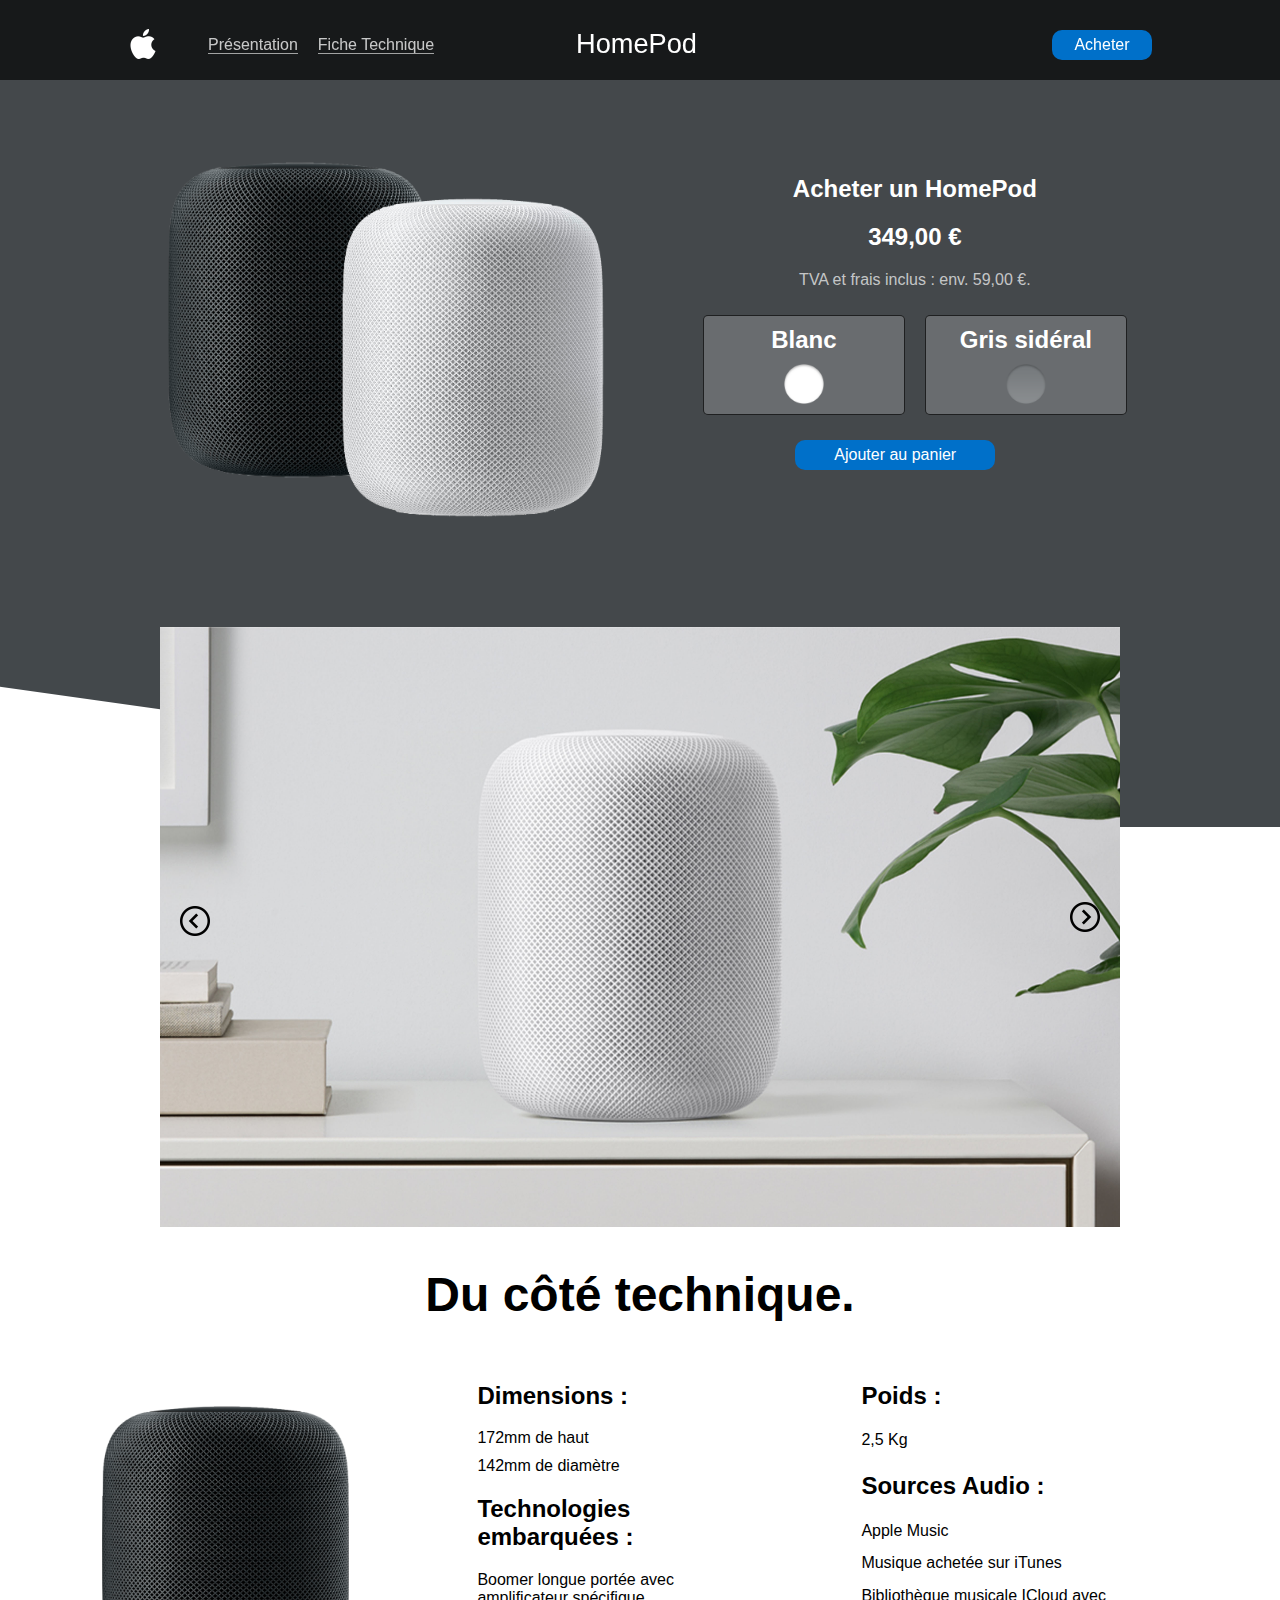
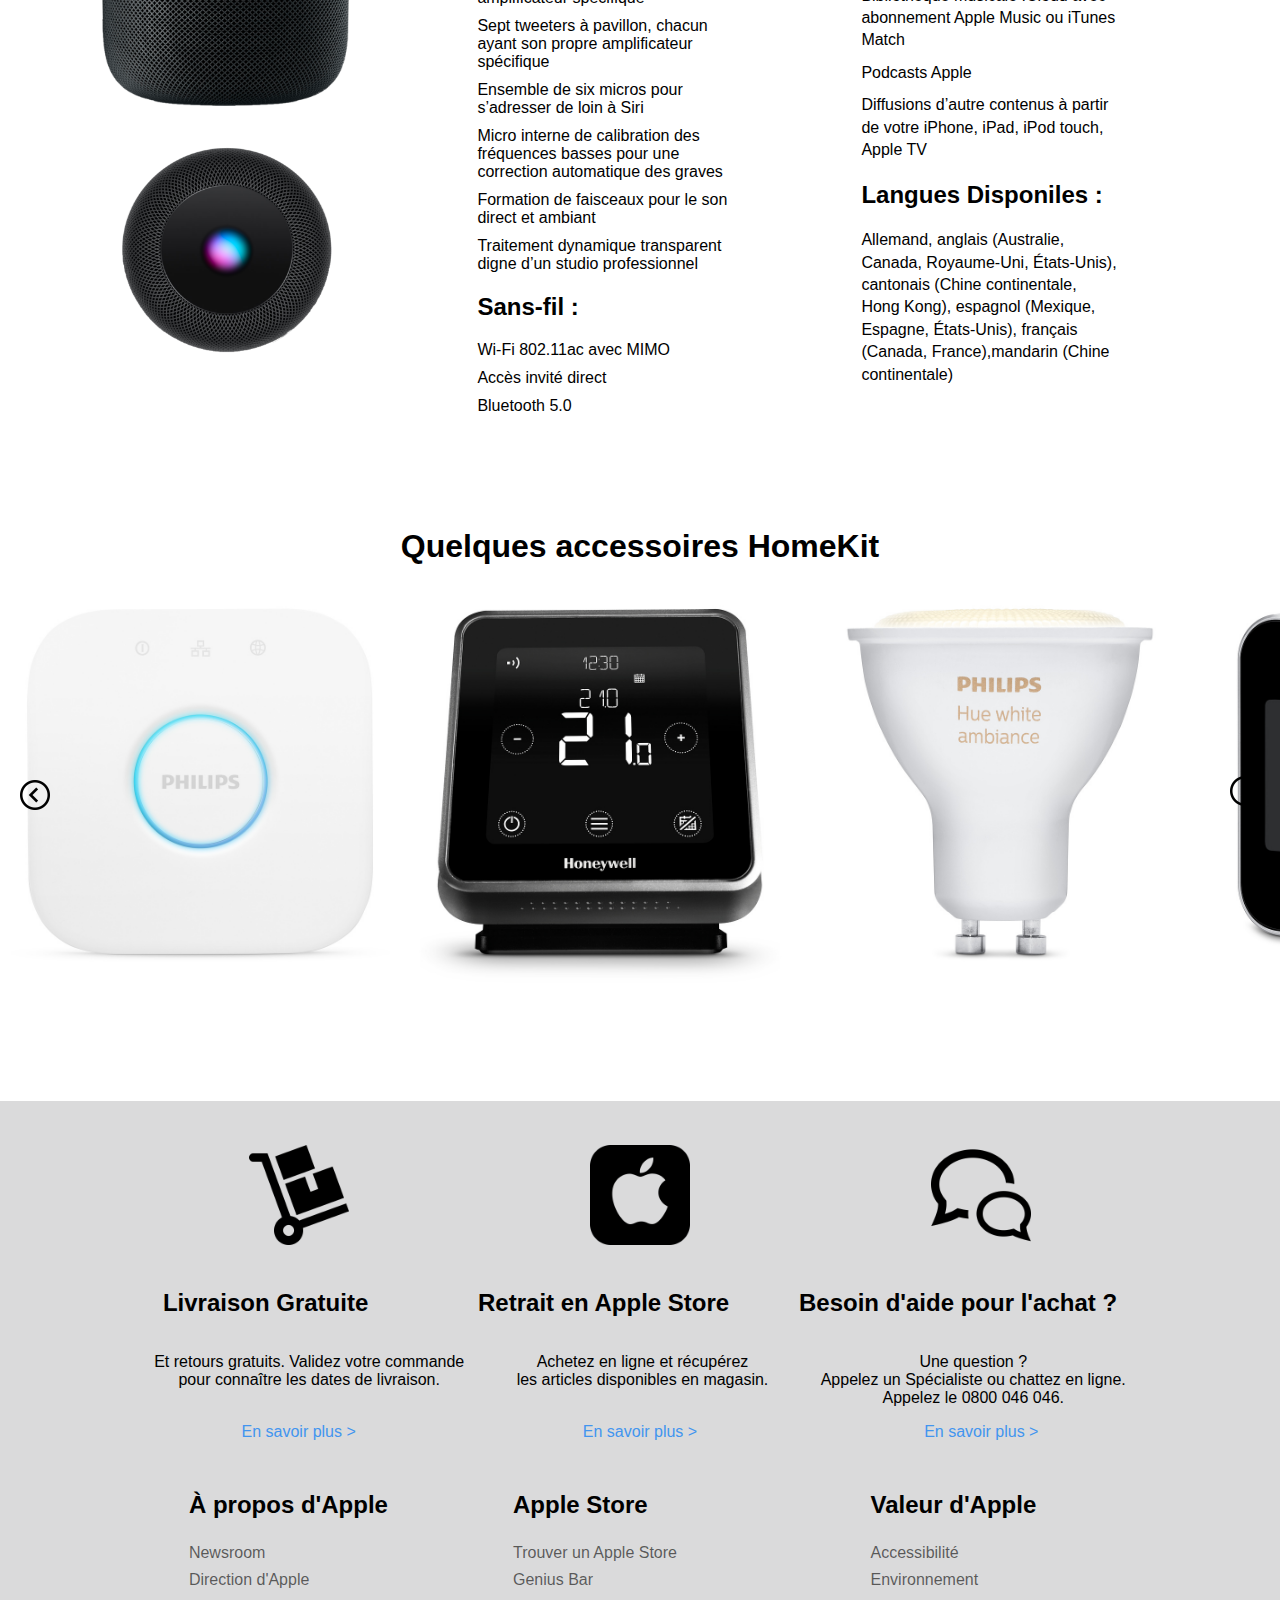
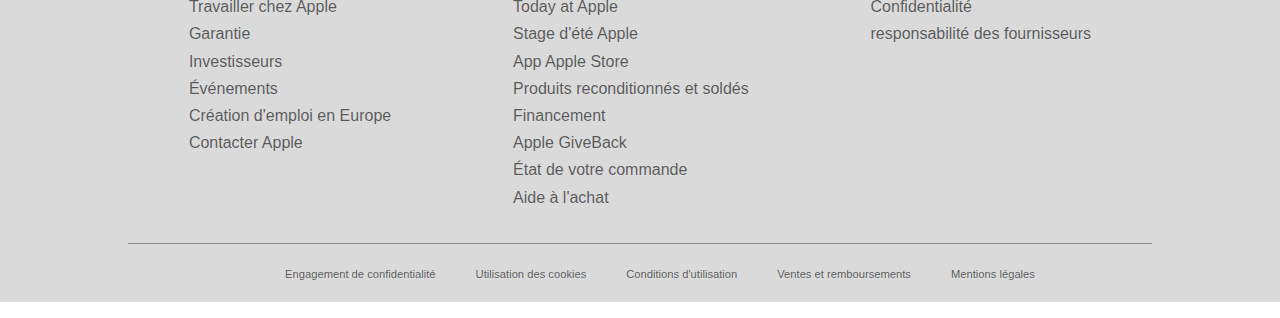
<file: pages/purchase.html>
<!DOCTYPE html>
<html lang="fr">
<head>
  <meta charset="utf-8">
  <title>HomePod</title>
  <meta name="description" content="Purchase the HomePod">
  <link rel="stylesheet" href="../styles/purchase.css">
  <link rel="icon" type="image/png" href="../images/logoApple.png"/>
</head>
<body>
  <header>
    <nav>
      <div id="nav_logo">
        <a href="../index.html" title="Accueil"><img src="../images/logoApple.png" class="logo" alt="logo_apple"></a>
        <ul>
          <li><a href="../index.html" title="Présentation">Présentation</a></li>
          <li><a href="technique.html" title="Fiche Technique">Fiche Technique</a></li>
        </ul>
        <a href="purchase.html" title="Top of the page" class="HomePod_title">HomePod</a>
      </div>
      <div class="purchase">
        <a href="pages/purchase.html" title="Page d'achat" >Acheter</a>
      </div>
    </nav>
  </header>
  <main>
    <div class="presentation_homepod_purchase">
      <div class="images_homepod">
        <img src="../images/homepod_black&white.png" alt="HomePod in black & white">
      </div>
      <div class="purchase_infos">
        <h2 id="first_h2">Acheter un HomePod</h2>
        <h2 id="scnd_h2">349,00 €</h2>
        <p>
          TVA et frais inclus : env. 59,00 €.
        </p>
        <div class="selection_purchase">
          <div class="choose_color">
            <h2>Blanc</h2>
            <img src="../images/homepod_finish_white.png" alt="choose white">
          </div>
          <div class="choose_color">
            <h2 class="choose_spacegray">Gris sidéral</h2>
            <img src="../images/homepod_finish_spacegray.png" alt="choose spacegray">
          </div>
        </div>
        <div class="panier">
          <a href="https://www.apple.com/fr/shop/bag#" title="panier" >Ajouter au panier</a>
        </div>
      </div>
    </div>
    <div class="deco"><img src="../images/backgroundspacegray.jpg" alt="background"></div>
    <div class="slider">
      <div class="sliderContainer" style="left:0">
        <img src="../images/homepod_slider_43.jpeg" alt="HomePod">
        <img src="../images/visuel-homepod-news.jpg" alt="HomePod">
        <img src="../images/homepod-gallery-5.jpeg" alt="HomePod">
        <img src="../images/homepod_view_slider.jpg" alt="HomePod">
        <img src="../images/homepod2_view_slider.jpg" alt="HomePod">
      </div>
      <div class="navigation">
          <a title="previous" class="previous"><img src="../images/Button_slider.png" alt="button"></a>
          <a title="next" class="next"><img src="../images/Button_slider.png" alt="button"></a>
      </div>
    </div>
    <div class="description_homepod">
      <h2 id="technics">Du côté technique.</h2>
      <div class="technical_aspect">
        <div class="technical_aspect_images">
          <img src="../images/homepod_black.png" alt="black HomePod">
          <img src="../images/homepod_balck_top_siri.png" alt="top view HomePod">
        </div>
        <div class="left_right_techs">
          <div class="left_techs">
            <h2>Dimensions :</h2>
            <ul>
              <li>172mm de haut</li>
              <li>142mm de diamètre</li>
            </ul>
            <h2>Technologies embarquées :</h2>
            <ul>
              <li>Boomer longue portée avec amplificateur spécifique</li>
              <li>Sept tweeters à pavillon, chacun ayant son propre amplificateur spécifique</li>
              <li>Ensemble de six micros pour s’adresser de loin à Siri</li>
              <li>Micro interne de calibration des fréquences basses pour une correction automatique des graves</li>
              <li>Formation de faisceaux pour le son direct et ambiant</li>
              <li>Traitement dynamique transparent digne d’un studio professionnel</li>
            </ul>
            <h2>Sans-fil :</h2>
            <ul>
              <li>Wi‑Fi 802.11ac avec MIMO</li>
              <li>Accès invité direct</li>
              <li>Bluetooth 5.0</li>
            </ul>
          </div>
          <div class="right_techs">
            <h2>Poids :</h2>
            <p>
              2,5 Kg
            </p>
            <h2>Sources Audio :</h2>
            <ul>
              <li>Apple Music</li>
              <li>Musique achetée sur iTunes</li>
              <li>Bibliothèque musicale ICloud avec abonnement Apple Music ou iTunes Match</li>
              <li>Podcasts Apple</li>
              <lI>Diffusions d’autre contenus à partir de votre iPhone, iPad, iPod touch, Apple TV</lI>
            </ul>
            <h2>Langues Disponiles :</h2>
            <p>
              Allemand, anglais (Australie, Canada, Royaume‑Uni, États‑Unis), cantonais (Chine continentale, Hong Kong), espagnol (Mexique, Espagne, États‑Unis), français (Canada, France),mandarin (Chine continentale)
            </p>
          </div>
        </div>
      </div>
    </div>
    <div class="slider_homekit">
      <h2>Quelques accessoires HomeKit</h2>
      <div class="sliderContainer_homekit" style="left:0">
        <img src="../images/Accessoire1.jpeg" alt="HomeKit">
        <img src="../images/Accessoire2.jpeg" alt="HomeKit">
        <img src="../images/Accessoire3.jpeg" alt="HomeKit">
        <img src="../images/Accessoire4.jpeg" alt="HomeKit">
        <img src="../images/Accessoire5.jpeg" alt="HomeKit">
      </div>
      <div class="navigation">
        <a title="previous" class="previousHomeKit"><img src="../images/Button_slider.png" alt="button"></a>
        <a title="next" class="nextHomeKit"><img src="../images/Button_slider.png" alt="button"></a>
      </div>
    </div>
  </main>
  <footer>
    <div class="icoFooter">
      <img src="../images/delivery_footer.png" alt="Delivery your package">
      <img src="../images/apple_store_footer.png" alt="Find Apple Store">
      <img src="../images/contact_footer.png" alt="Contact us">
    </div>
    <div class="contentTitleFooter">
      <h2>Livraison Gratuite</h2>
      <h2 id="delivery_appleStore">Retrait en Apple Store</h2>
      <h2>Besoin d'aide pour l'achat ?</h2>
    </div>
    <div class="contentFooter">
      <p>
        Et retours gratuits. Validez votre commande <br> pour connaître les dates de livraison.
      </p>
      <p>
        Achetez en ligne et récupérez <br> les articles disponibles en magasin.
      </p>
      <p>
        Une question ? <br> Appelez un Spécialiste ou chattez en ligne. <br>
        Appelez le 0800 046 046.
      </p>
    </div>
    <div class="moreAbout">
      <a href="https://www.apple.com/fr/shop/goto/shipping_and_returns" title="En savoir plus">En savoir plus ></a>
      <a href="https://www.apple.com/fr/shop/goto/shipping_and_returns" title="En savoir plus">En savoir plus ></a>
      <a href="https://contactretail.apple.com/?pg=COM:homepod&ap=COM&c=fr&l=fr" title="En savoir plus">En savoir plus ></a>
    </div>
    <div class="about">
      <div class="aboutApple">
        <h2>À propos d'Apple</h2>
        <ul>
          <li><a href="https://www.apple.com/fr/newsroom/" title="Newsroom">Newsroom</a></li>
          <li><a href="https://www.apple.com/fr/leadership/" title="Direction d'Apple">Direction d'Apple</a></li>
          <li><a href="https://www.apple.com/jobs/fr/" title="Travailler chez Apple">Travailler chez Apple</a></li>
          <li><a href="https://www.apple.com/legal/warranty/statutoryrights.html" title="Garantie">Garantie</a></li>
          <li><a href="http://investor.apple.com/" title="Investisseurs">Investisseurs</a></li>
          <li><a href="https://www.apple.com/fr/apple-events/" title="Événements">Événements</a></li>
          <li><a href="https://www.apple.com/fr/job-creation/" title="Création d'emploi en Europe">Création d'emploi en Europe</a></li>
          <li><a href="https://www.apple.com/fr/contact/" title="Contacter Apple">Contacter Apple</a></li>
        </ul>
      </div>
      <div class="appleStore">
        <h2>Apple Store</h2>
        <ul>
          <li><a href="https://www.apple.com/fr/retail/" title="Trouver un Apple Store">Trouver un Apple Store</a></li>
          <li><a href="https://www.apple.com/fr/retail/geniusbar/" title="Genius Bar">Genius Bar</a></li>
          <li><a href="https://www.apple.com/fr/today/" title="Today at Apple">Today at Apple</a></li>
          <li><a href="https://www.apple.com/fr/today/camp/" title="Stage d'été Apple">Stage d'été Apple</a></li>
          <li><a href="https://itunes.apple.com/fr/app/apple-store/id375380948?pt=2003&ct=footer&mt=8" title="App Apple Store">App Apple Store</a></li>
          <li><a href="https://www.apple.com/fr/shop/goto/special_deals" title="Produits reconditionnés et soldés">Produits reconditionnés et soldés</a></li>
          <li><a href="https://www.apple.com/fr/shop/goto/ww/financing" title="Financement">Financement</a></li>
          <li><a href="https://www.apple.com/fr/trade-in/" title="Apple GiveBack">Apple GiveBack</a></li>
          <li><a href="https://www.apple.com/fr/shop/goto/account" title="État de votre commande">État de votre commande</a></li>
          <li><a href="https://www.apple.com/fr/shop/goto/help" title="Aide à l'achat">Aide à l'achat</a></li>
        </ul>
      </div>
      <div class="valeurApple">
        <h2>Valeur d'Apple</h2>
        <ul>
          <li><a href="https://www.apple.com/fr/accessibility/" title="Accessibilité">Accessibilité</a></li>
          <li><a href="https://www.apple.com/fr/environment/" title="Environnement">Environnement</a></li>
          <li><a href="https://www.apple.com/fr/privacy/" title="Confidentialité">Confidentialité</a></li>
          <li><a href="https://www.apple.com/fr/supplier-responsibility/" title="Responsabilité des fournisseurs">responsabilité des fournisseurs</a></li>
        </ul>
      </div>
    </div>
    <div class="bottom_footer">
      <ul>
          <li><a href="https://www.apple.com/fr/privacy/privacy-policy" title="Engagement de confidentialité">Engagement de confidentialité</a></li>
          <li><a href="https://www.apple.com/fr/privacy/use-of-cookies" title="Utilisation des cookies">Utilisation des cookies</a></li>
          <li><a href="https://www.apple.com/fr/legal/terms/site.html" title="Conditions d'utilisation">Conditions d'utilisation</a></li>
          <li><a href="https://www.apple.com/fr/shop/open/salespolicies" title="Ventes et remboursements">Ventes et remboursements</a></li>
          <li><a href="https://www.apple.com/fr/legal" title="Mentions légales">Mentions légales</a></li>
      </ul>
    </div>
  </footer>
  <script src="../scripts/purchase.js"></script>
</body>
</html>
</file>
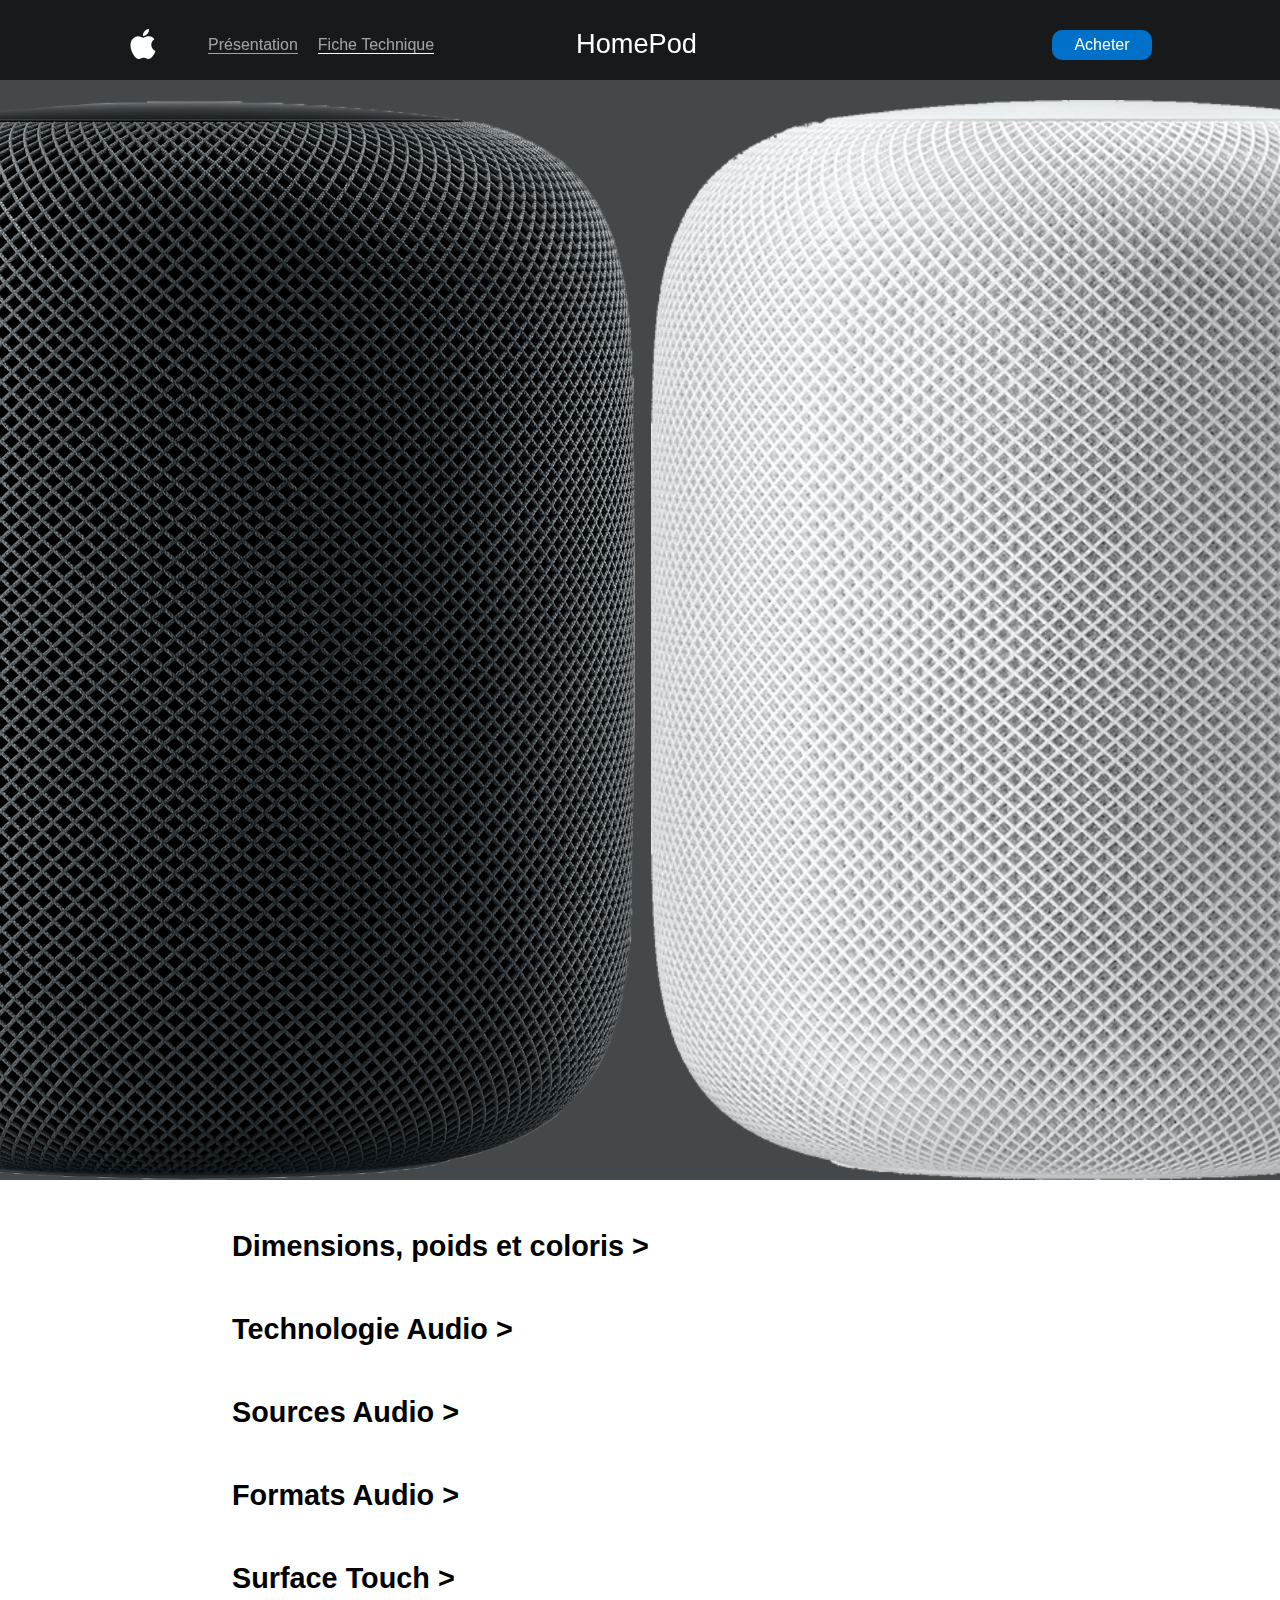
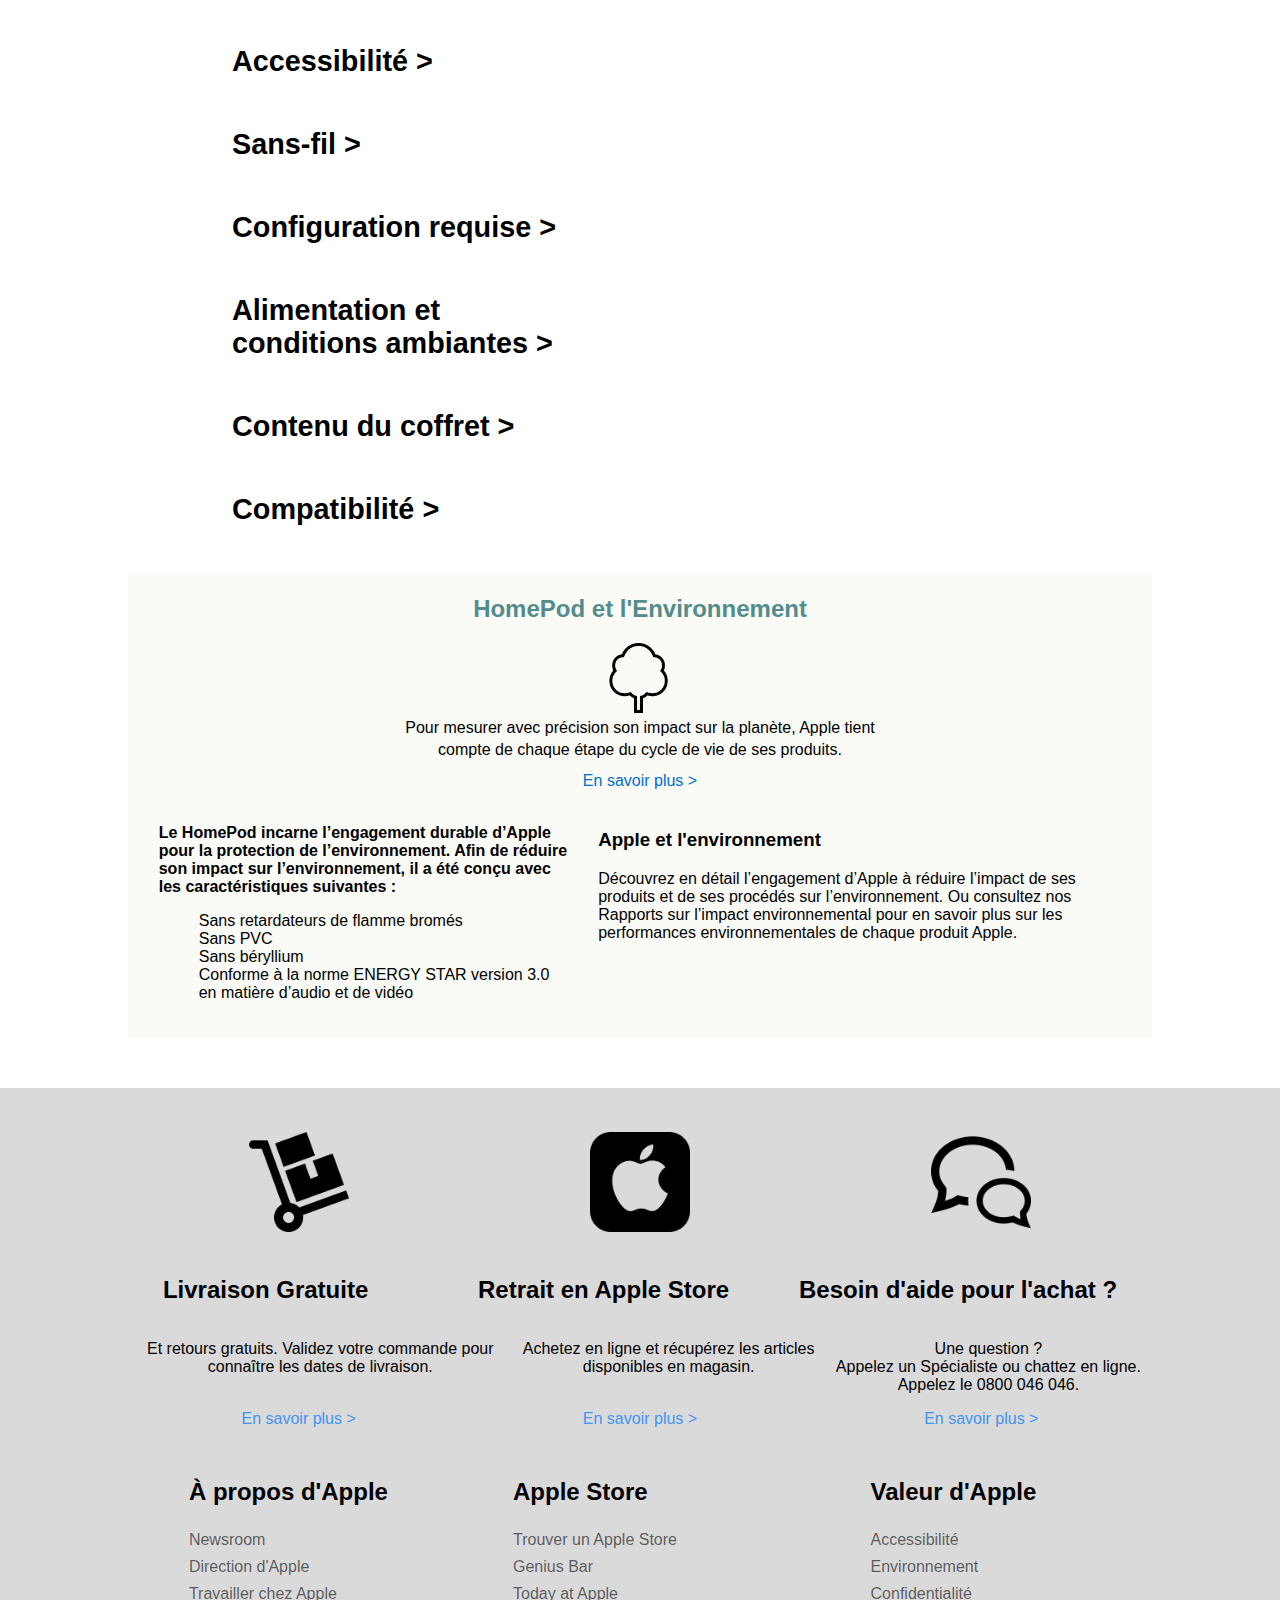
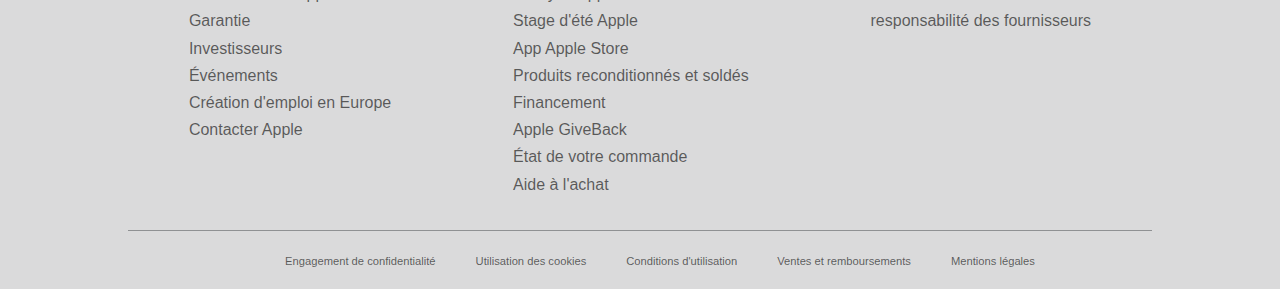
<file: pages/technique.html>
<!DOCTYPE html>
<html lang="fr">
<head>
    <meta charset="UTF-8">
    <meta name="homepod" content="Page Technique HomePod">
    <title>HomePod</title>
    <link rel="stylesheet" href="../styles/tech.css">
    <link rel="icon" type="image/png" href="../images/logoApple.png"/>
</head>
<body>
    <header>
        <nav>
            <div id="nav_logo">
                <a href="../index.html" title="Accueil"><img src="../images/logoApple.png" class="logo" alt="logo_apple"></a>
                <ul>
                    <li><a href="../index.html" title="Présentation">Présentation</a></li>
                    <li><a href="technique.html" title="Fiche Technique" class="current">Fiche Technique</a></li>
                </ul>
                <a href="technique.html" title="Top of the page" class="HomePod_title">HomePod</a>
            </div>
            <div class="purchase">
                <a href="../pages/purchase.html" title="Page d'achat">Acheter</a>
            </div>
        </nav>
    </header>
    <main>
        <div class="presentation_homepod_tech">
            <img src="../images/homepod_black.png" class="homepod_black" alt="HomePod_black">
            <img src="../images/homepod_white.png" class="homepod_white" alt="HomePod_white">
        </div>
        <div class="container_dimensions">
        </div>
        <div class="info_homepod">
            <div class="container">
                <ul class="technics_description">
                    <li class="technics_description_li">
                        <h3 class="technics">Dimensions, poids et coloris <span class="arrow">></span></h3>
                        <div class="p_technics">
                            <p class="description">
                                <span class="title_infos">Dimensions :</span> <br>
                                172 mm de hauteur <br>
                                142 mm de diamètre <br>
                                
                                <span class="title_infos">Poids :</span> <br>
                                2,5 kg <br>
                                
                                <span class="title_infos">Coloris :</span> <br>
                                Gris sidéral <br>
                                Blanc <br>
                            </p>
                        </div>
                    </li>
                    <li class="technics_description_li">
                        <h3 class="technics">Technologie Audio <span class="arrow">></span></h3>
                        <div class="p_technics">
                            <p class="description">
                                Boomer longue portée avec amplificateur spécifique. <br>
                                Sept tweeters à pavillon, chacun ayant son propre amplificateur spécifique. <br>
                                Ensemble de six micros pour s’adresser de loin à Siri. <br>
                                Micro interne de calibration des fréquences basses pour une correction automatique des graves. <br>
                                Formation de faisceaux pour le son direct et ambiant. <br>
                                Traitement dynamique transparent digne d’un studio professionnel. <br> 
                                Compatible avec l’appairage stéréo.
                            </p>
                        </div>
                    </li>
                    <li class="technics_description_li">
                        <h3 class="technics">Sources Audio <span class="arrow">></span></h3>
                        <div class="p_technics">
                            <p class="description">
                                Apple Music <br>
                                Achats de musique sur iTunes <br>
                                Bibliothèque musicale iCloud avec un abonnement Apple Music ou iTunes Match <br>
                                Radio Beats 1 en direct
                                Épisodes live de Beats 1 à la demande <br>
                                Podcasts Apple <br>
                                Diffusion d’autres contenus de votre iPhone, iPad, iPod touch, Apple TV ou Mac sur le HomePod via AirPlay
                            </p>
                        </div>
                    </li>
                    <li class="technics_description_li">
                        <h3 class="technics">Formats Audio <span class="arrow">></span></h3>
                        <div class="p_technics">
                            <p class="description">
                                HE‑AAC (V1), AAC (16 à 320 kbit/s), AAC protégé (iTunes Store), MP3 (16 à 320 kbit/s), MP3 VBR, Apple Lossless, AIFF, WAV et FLAC
                            </p>
                        </div>
                    </li>
                    <li class="technics_description_li">
                        <h3 class="technics">Surface Touch <span class="arrow">></span></h3>
                        <div class="p_technics">
                            <p class="description">
                                Toucher ou appuyer sur les boutons + et – pour augmenter ou réduire le volume <br>
                                Toucher de façon prolongée pour s’adresser à Siri <br>
                                Toucher pour lire/mettre en pause la musique ou s’adresser à Siri <br>
                                Toucher deux fois pour sauter un morceau <br>
                                Toucher trois fois pour revenir en arrière
                            </p>
                        </div>
                    </li>
                    <li class="technics_description_li">
                        <h3 class="technics">Accessibilité <span class="arrow">></span></h3>
                        <div class="p_technics">
                            <p class="description">
                                Les fonctionnalités d’accessibilité aident les personnes en situation de handicap à profiter pleinement de leur HomePod.
                            </p>
                            <p class="description"><span class="title_infos">Fonctionnalités incluses :</span></p>
                            <p class="description">
                                Adaptation aux pressions <br>
                                Siri <br>
                                VoiceOver <br>
                                App Maison et HomeKit
                            </p>
                        </div>
                    </li>
                    <li class="technics_description_li">
                        <h3 class="technics">Sans-fil <span class="arrow">></span></h3>
                        <div class="p_technics">
                            <p class="description">
                                Wi‑Fi 802.11ac avec MIMO <br>
                                Accès invité direct <br>
                                Bluetooth 5.0 <br>
                                Prise en charge des enceintes dans plusieurs pièces avec AirPlay 2 <br>
                            </p>
                        </div>
                    </li>
                    <li class="technics_description_li">
                        <h3 class="technics">Configuration requise <span class="arrow">></span></h3>
                        <div class="p_technics">
                            <p class="description">
                                iPhone 5s (ou modèle ultérieur), iPad Pro, iPad (5e génération ou ultérieure), iPad Air (ou modèle ultérieur), iPad mini 2 (ou modèle ultérieur) ou iPod touch (6e génération) avec iOS 12 (ou version ultérieure) <br>
                                Accès Internet par Wi‑Fi 802.11 <br>
                                Abonnement Apple Music requis pour bénéficier de l’ensemble des fonctionnalités musicales
                            </p>
                        </div>
                    </li>
                    <li class="technics_description_li">
                        <h3 class="technics">Alimentation et <br> conditions ambiantes <span class="arrow">></span></h3>
                        <div class="p_technics">
                            <p class="description">
                                Bloc d’alimentation intégré <br>
                                Tension : de 100 à 240 V CA <br>
                                Fréquence : de 50 à 60 Hz <br>
                                Température d’utilisation : de 0 à 35 °C <br>
                                Température de rangement : de -20 à 45 °C <br>
                                Humidité relative : de 5 à 90 % sans condensation <br>
                                Altitude maximale d’utilisation : testé jusqu’à 3 000 m <br>
                                Altitude maximale de rangement : 4 500 m <br>
                                Altitude maximale de transport : 10 500 m
                            </p>
                        </div>
                    </li>
                    <li class="technics_description_li">
                        <h3 class="technics">Contenu du coffret <span class="arrow">></span></h3>
                        <div class="p_technics">
                            <p class="description">
                                HomePod <br>
                                Documentation
                            </p>
                        </div>
                    </li>
                    <li class="technics_description_li">
                        <h3 class="technics">Compatibilité <span class="arrow">></span></h3>
                        <div class="p_technics">
                            <div class="description">
                                <div class="list">
                                    <p class="description">
                                        <span class="title_infos">iPhone :</span> <br>
                                        iPhone XS Max <br>
                                        iPhone XS <br>
                                        iPhone XR <br>
                                        iPhone X <br>
                                        iPhone 8 Plus <br>
                                        iPhone 8 <br>
                                        iPhone 7 Plus <br>
                                        iPhone 7 <br>
                                        iPhone 6s Plus <br>
                                        iPhone 6s <br>          iPhone 6 Plus <br>
                                        iPhone 6 <br>
                                        iPhone SE
                                    </p>
                                </div>
                                <div class="list">
                                    <p class="description">
                                        <span class="title_infos">iPad : </span> <br>
                                        iPad Pro 12,9 pouces <br>
                                        iPad Pro 10,5 pouces <br>
                                        iPad Pro 9,7 pouces <br>
                                        iPad (6e génération) <br>
                                        iPad (5e génération) <br>
                                        iPad Air 2 <br>
                                        iPad Air <br>
                                        iPad mini 4 <br>
                                        iPad mini 3 <br>
                                        iPad mini 2
                                    </p>
                                </div>
                                <div class="list">
                                    <p class="description">
                                        <span class="title_infos">iPod touch :</span> <br>
                                        iPoud touch (6ème génération)
                                    </p>
                                </div>
                            </div>
                        </div>
                    </li>
                </ul>
            </div>
            <div class="homePod_environnement">
                <div id="title_environment">
                    <h2>HomePod et l'Environnement</h2>
                    <img src="../images/tree_environment.png" alt="Tree">
                    <p id="homePod_environnement_firstp">
                        Pour mesurer avec précision son impact sur la planète, Apple tient compte de chaque étape du cycle de vie de ses produits. 
                    </p>
                    <a href="https://www.apple.com/fr/environment/" title="en svaoir plus environment">En savoir plus ></a>
                </div>
                <div class="container_envrionment">
                    <div class="info_homepod_environment">
                        <h2>
                            Le HomePod incarne l’engagement durable d’Apple pour la protection de l’environ­nement. Afin de réduire son impact sur l’environ­nement, il a été conçu avec les caractéristiques suivantes :
                        </h2>
                        <ul>
                            <li>Sans retardateurs de flamme bromés</li>
                            <li>Sans PVC</li>
                            <li>Sans béryllium</li>
                            <li>Conforme à la norme ENERGY STAR version 3.0 en matière d’audio et de vidéo</li>
                        </ul>
                    </div>
                    <div class="info_homepod_environment2">
                        <h3>Apple et l'environnement</h3>
                        <p>
                            Découvrez en détail l’engagement d’Apple à réduire l’impact de ses produits et de ses procédés sur l’environ­nement. Ou consultez nos Rapports sur l’impact environ­nemental pour en savoir plus sur les performances environ­nementales de chaque produit Apple.
                        </p>
                    </div>
                </div>
            </div>
        </div>
    </main>
    <footer>
        <div class="icoFooter">
            <img src="../images/delivery_footer.png" alt="Delivery your package">
            <img src="../images/apple_store_footer.png" alt="Find Apple Store">
            <img src="../images/contact_footer.png" alt="Contact us">
        </div>
        <div class="contentTitleFooter">
            <h2>Livraison Gratuite</h2>
            <h2 id="delivery_appleStore">Retrait en Apple Store</h2>
            <h2>Besoin d'aide pour l'achat ?</h2>
        </div>
        <div class="contentFooter">
            <p>
                Et retours gratuits. Validez votre commande pour connaître les dates de livraison.
            </p>
            <p>
                Achetez en ligne et récupérez les articles disponibles en magasin.
            </p>
            <p>
                Une question ? <br> Appelez un Spécialiste ou chattez en ligne.
                    Appelez le 0800 046 046.
            </p>
        </div>
        <div class="moreAbout">
            <a href="https://www.apple.com/fr/shop/goto/shipping_and_returns" title="En savoir plus">En savoir plus ></a>
            <a href="https://www.apple.com/fr/shop/goto/shipping_and_returns" title="En savoir plus">En savoir plus ></a>
            <a href="https://contactretail.apple.com/?pg=COM:homepod&ap=COM&c=fr&l=fr" title="En savoir plus">En savoir plus ></a>
        </div>
        <div class="about">
            <div class="aboutApple">
                <h2>À propos d'Apple</h2>
                <ul>
                    <li><a href="https://www.apple.com/fr/newsroom/" title="Newsroom">Newsroom</a></li>
                    <li><a href="https://www.apple.com/fr/leadership/" title="Direction d'Apple">Direction d'Apple</a></li>
                    <li><a href="https://www.apple.com/jobs/fr/" title="Travailler chez Apple">Travailler chez Apple</a></li>
                    <li><a href="https://www.apple.com/legal/warranty/statutoryrights.html" title="Garantie">Garantie</a></li>
                    <li><a href="http://investor.apple.com/" title="Investisseurs">Investisseurs</a></li>
                    <li><a href="https://www.apple.com/fr/apple-events/" title="Événements">Événements</a></li>
                    <li><a href="https://www.apple.com/fr/job-creation/" title="Création d'emploi en Europe">Création d'emploi en Europe</a></li>
                    <li><a href="https://www.apple.com/fr/contact/" title="Contacter Apple">Contacter Apple</a></li>
                </ul>
            </div>
            <div class="appleStore">
                <h2>Apple Store</h2>
                <ul>
                    <li><a href="https://www.apple.com/fr/retail/" title="Trouver un Apple Store">Trouver un Apple Store</a></li>
                    <li><a href="https://www.apple.com/fr/retail/geniusbar/" title="Genius Bar">Genius Bar</a></li>
                    <li><a href="https://www.apple.com/fr/today/" title="Today at Apple">Today at Apple</a></li>
                    <li><a href="https://www.apple.com/fr/today/camp/" title="Stage d'été Apple">Stage d'été Apple</a></li>
                    <li><a href="https://itunes.apple.com/fr/app/apple-store/id375380948?pt=2003&ct=footer&mt=8" title="App Apple Store">App Apple Store</a></li>
                    <li><a href="https://www.apple.com/fr/shop/goto/special_deals" title="Produits reconditionnés et soldés">Produits reconditionnés et soldés</a></li>
                    <li><a href="https://www.apple.com/fr/shop/goto/ww/financing" title="Financement">Financement</a></li>
                    <li><a href="https://www.apple.com/fr/trade-in/" title="Apple GiveBack">Apple GiveBack</a></li>
                    <li><a href="https://www.apple.com/fr/shop/goto/account" title="État de votre commande">État de votre commande</a></li>
                    <li><a href="https://www.apple.com/fr/shop/goto/help" title="Aide à l'achat">Aide à l'achat</a></li>
                </ul>
            </div>
            <div class="valeurApple">
                <h2>Valeur d'Apple</h2>
                <ul>
                    <li><a href="https://www.apple.com/fr/accessibility/" title="Accessibilité">Accessibilité</a></li>
                    <li><a href="https://www.apple.com/fr/environment/" title="Environnement">Environnement</a></li>
                    <li><a href="https://www.apple.com/fr/privacy/" title="Confidentialité">Confidentialité</a></li>
                    <li><a href="https://www.apple.com/fr/supplier-responsibility/" title="Responsabilité des fournisseurs">responsabilité des fournisseurs</a></li>
                </ul>
            </div>
        </div>
        <div class="bottom_footer">
            <ul>
                <li><a href="https://www.apple.com/fr/privacy/privacy-policy" title="Engagement de confidentialité">Engagement de confidentialité</a></li>
                <li><a href="https://www.apple.com/fr/privacy/use-of-cookies" title="Utilisation des cookies">Utilisation des cookies</a></li>
                <li><a href="https://www.apple.com/fr/legal/terms/site.html" title="Conditions d'utilisation">Conditions d'utilisation</a></li>
                <li><a href="https://www.apple.com/fr/shop/open/salespolicies" title="Ventes et remboursements">Ventes et remboursements</a></li>
                <li><a href="https://www.apple.com/fr/legal" title="Mentions légales">Mentions légales</a></li>
            </ul>
        </div>
    </footer>
    <script src="../scripts/tech.js"></script>
</body>
</html>
</file>
<file: styles/purchase.css>
body{
    margin: 0;
    padding: 0;
    font-family: "SF Pro Text","SF Pro Icons","Helvetica Neue","Helvetica","Arial",sans-serif;
}

.current{
    border-bottom: 1px solid white;
    color: #FFFFFF;
}

/*Navigaton*/

header nav a{
    color: #FFFFFF;
    text-decoration: none;
}

header nav{
    display: flex;
    justify-content: space-between;
    height: 80px;
    width: 100vw;
    background-color: #000000A6;
    position: fixed;
    z-index: 4;
}

.HomePod_title{
    color:#FFFFFF;
    position: absolute;
    left: 45%;
    bottom: 20px;
    font-size: 1.7em;
    text-transform: bold;
}

/*Header*/

header{
    background-color: #000000;
}

header a img.logo{
    width: 30px;
    height: auto;
    margin-top: 29px;
}

header .purchase{
    background-color: #0070C9;
    border-radius: 10px;
    height: 30px;
    width: 100px;
    margin-top: 30px;
    margin-right: 10vw;
    display: flex;
    justify-content: center;
    align-items: center;
}

header nav #nav_logo{
    display: flex;
    margin-left: 10vw;
}

header nav #nav_logo ul{
    display: flex;
    padding-top: 10px;
    list-style: none;
}

header nav #nav_logo ul li{
    margin: 10px;
    border-bottom: 1px solid #FFFFFF99;
}

header nav #nav_logo ul li a{
    color: rgba(255, 255, 255, 0.76);
}

/*Main*/
/*Presentation*/

main .presentation_homepod_purchase{
    background-color: #44484B;
    height: 70vh;
    display: flex;
    justify-content: space-around;
}

main .presentation_homepod_purchase .images_homepod{
    margin-left: 10vw;
    padding-top: 100px;
}

main .presentation_homepod_purchase .images_homepod img{
    height: 70vh;
}

main .presentation_homepod_purchase .purchase_infos{
    margin-top: 100px;
    margin-right: 10vw;
}

main .presentation_homepod_purchase .purchase_infos h2{
    color: #FFFFFF;
}

main .presentation_homepod_purchase .purchase_infos h2#first_h2{
    margin-top: 75px;
    text-align: center;
}

main .presentation_homepod_purchase .purchase_infos h2#scnd_h2{
    text-align: center;
}

main .presentation_homepod_purchase .purchase_infos p{
    color: #FFFFFFB3;
    text-align: center;
}

/*Selection color*/

main .presentation_homepod_purchase .selection_purchase{
    display: flex;
    justify-content: space-between;
}

main .presentation_homepod_purchase .selection_purchase .choose_color{
    width: 200px;
    height: auto;
    border: 1px solid #000000B3;
    border-radius: 5px;
    display: flex;
    flex-direction: column;
    justify-content: center;
    align-items: center;
    margin: 10px;
    background-color: rgba(255, 255, 255, 0.20);
}

main .presentation_homepod_purchase .selection_purchase .choose_color img{
    width: 40px;
    height: 40px;
    margin-bottom: 10px;
}

main .presentation_homepod_purchase .selection_purchase .choose_color h2{
    margin: 10px;
}

main .presentation_homepod_purchase .selection_purchase .choose_color.isSelect{
    border: 2px solid #0070C9;
    box-shadow: 1px 1px 10px #0070C9;
}

.panier{
    background-color: #0070C9;
    border-radius: 10px;
    height: 30px;
    width: 200px;
    margin-top: 15px;
    margin-left: 8vw;
    display: flex;
    align-items: center;
    justify-content: center;
}

.panier a{
    text-decoration: none;
    color: #FFFFFF;
}

.deco{
    overflow: hidden;
}

.deco img{
    height: 293px;
    width: 2000px;
    margin-left: -20px;
    margin-top: -100px;
    transform: rotate(8deg);
}

/*Slider*/

.slider{
    position : relative;
    width: 960px;
    height: 600px;
    overflow: hidden;
    padding-top: 50px;
    margin: 0 auto;
    margin-top: -250px;
}

.sliderContainer{
    position: absolute;
    display: flex;
    transition: ease-in 0.5s all;
    will-change: left;
}

.sliderContainer img{
    width: 960px;
    height: 600px;
}

.previous{
    position: absolute;
    top: 50%;
    left : 20px;
    transform: rotate(180deg);
}

.previous img{
    width: 30px;
}

.next{
    position: absolute;
    top: 50%;
    right: 20px;
}

.next img{
    width: 30px;
}

/*Decription HomePod*/

.description_homepod h2#technics{
    text-align: center;
}

.description_homepod h2#technics{
    font-size: 3em;
}

.technical_aspect{
    display: flex;
}

.technical_aspect .technical_aspect_images{
    display: flex;
    flex-direction: column;
    justify-content: center;
    margin-left: 8vw;
}

.technical_aspect .technical_aspect_images img{
    height: 300px;
    width: 247px;
}

.technical_aspect .left_right_techs{
    display: flex;
}

.technical_aspect .left_techs{
    margin-left: 10vw;
    width: 20vw;
    margin-bottom: 20px;
}

.technical_aspect .left_techs ul{
    list-style: none;
    padding: 0;
}

.technical_aspect .left_techs ul li{
    margin-top: 10px;
}

.technical_aspect .right_techs{
    margin-right: 10vw;
    margin-left: 10vw;
    width: 20vw;
}

.technical_aspect .right_techs ul{
    list-style: none;
    padding: 0;
}

.technical_aspect .right_techs ul li{
    margin-top: 10px;
    line-height: 1.4em;
}

.technical_aspect .right_techs p{
    line-height: 1.4em;
}

/*Slider HomeKit*/

.slider_homekit{
    position : relative;
    width: 100vw;
    height: 600px;
    overflow: hidden;
    padding-top: 50px;
    margin: 0 auto;
}

.slider_homekit h2{
    text-align: center;
    font-size: 2em;
}

.sliderContainer_homekit{
    position: absolute;
    display: flex;
    transition: ease-in 0.5s all;
    will-change: left;
    width: 100vw;
}

.sliderContainer_homekit img{
    height:400px;
}

.previousHomeKit{
    position: absolute;
    top: 50%;
    left : 20px;
    transform: rotate(180deg);
}

.previousHomeKit img{
    width: 30px;
}

.nextHomeKit{
    position: absolute;
    top: 50%;
    right: 20px;
}

.nextHomeKit img{
    width: 30px;
}

/*Footer*/

footer{
    background-color: #44484B33;
}

footer .icoFooter{
    display: flex;
    justify-content: space-around;
    margin-left: 10vw;
    margin-right: 10vw;
}

footer .icoFooter img{
    width: 100px;
    height: 100px;
    margin: 44px;
}

footer .contentTitleFooter{
    display: flex;
    justify-content: space-around;
    text-align: center;
    margin-left: 10vw;
    margin-right: 10vw;
    margin-top: -20px;
}

footer .contentTitleFooter #delivery_appleStore{
    margin-left: 40px;
}

footer .contentFooter{
    display: flex;
    justify-content: space-around;
    margin-left: 10vw;
    margin-right: 10vw;
    text-align: center;
}

footer .moreAbout{
    display: flex;
    justify-content: space-around;
    margin-right: 10vw;
    margin-left: 10vw;
}

footer .moreAbout a{
    color: #4295EF;
    text-decoration: none;
}

/*Footer links*/

footer .about{
    margin-left: 10vw;
    margin-right: 10vw;
    margin-top: 30px;
    display: flex;
    justify-content: space-around;
}

footer .about ul{
    list-style: none;
    padding: 0;
    line-height: 1.7em;
}

footer .about a{
    color: #00000099;
    text-decoration: none;
}

footer .about a:hover{
    text-decoration: underline;
}

footer .bottom_footer ul{
    list-style: none;
    display: flex;
    flex-direction: row;
    margin-left: 10vw;
    margin-right: 10vw;
    justify-content: center;
    border-top: 1px solid #44484B80;
}

footer .bottom_footer ul li a{
    text-decoration: none;
    color: #00000099;
    font-size: 0.7em;
}

footer .bottom_footer ul li a:hover{
    text-decoration: underline;
}

footer .bottom_footer ul li{
    padding: 20px;
}
</file>
<file: styles/tech.css>
body{
    margin: 0;
    padding: 0;
    font-family: "SF Pro Text","SF Pro Icons","Helvetica Neue","Helvetica","Arial",sans-serif;
}

.current{
    border-bottom: 1px solid white;
    color: #FFFFFF;
}

/*Navigaton*/

header nav a{
    color: #FFFFFF;
    text-decoration: none;
}

header nav{
    display: flex;
    justify-content: space-between;
    height: 80px;
    width: 100vw;
    background-color: #000000A6;
    position: fixed;
    z-index: 4;
}

.HomePod_title{
    color:#FFFFFF;
    position: absolute;
    left: 45%;
    bottom: 20px;
    font-size: 1.7em;
    text-transform: bold;
}


/*Header*/

header{
    background-color: #000000;
}

header a img.logo{
    width: 30px;
    height: auto;
    margin-top: 29px;
}

header .purchase{
    background-color: #0070C9;
    border-radius: 10px;
    height: 30px;
    width: 100px;
    margin-top: 30px;
    margin-right: 10vw;
    display: flex;
    justify-content: center;
    align-items: center;
}

header nav #nav_logo{
    display: flex;
    margin-left: 10vw;
}

header nav #nav_logo ul{
    display: flex;
    padding-top: 10px;
    list-style: none;
}

header nav #nav_logo ul li{
    margin: 10px;
    border-bottom: 1px solid #FFFFFF99;
}

header nav #nav_logo ul li a{
    color: #FFFFFF99;
}

/* Presentation HomePod for Techs */

.container_fond_pour_homepod{
  background-color:#44484B;
  height: 120vh;
}

.presentation_homepod_tech{
    background-color: #44484B;
    display: flex;
    justify-content: space-between;
    overflow: hidden;
}

.presentation_homepod_tech img{
    margin-top: 100px;
    height: 120vh;
}

.presentation_homepod_tech img.homepod_black{
    margin-left: -20vw;
}

.presentation_homepod_tech img.homepod_white{
    margin-right: -20vw;
}

/*Description HomePod*/

.container{
    margin-left: 15vw;
    margin-right: 10vw;
}

main .technics_description li{
    position: relative;
    margin-top: 50px;
}

li.isOpen h3.technics{
    border-bottom: 1px solid #000000;
}

li.isOpen h3.technics .arrow{
    transition: all linear 0.25s;
    transform: rotate(0deg);
    position: absolute;
    margin-left: 20px;
}

main .technics_description{
    list-style: none;
}

main .technics_description p.description{
    display: none;
}

main .technics_description .p_technics{
    margin-left: 20vw;
}

main .technics_description .p_technics p.description{
    font-size: 1.4em;
}

main .technics_description .p_technics .title_infos{
    font-size: 1.5em;
    line-height: 1.5em;
}

main h3.technics{
    font-size: 1.8em;
}

main .technics_description li.isOpen p.description{
    display: block;
    line-height: 2em;
}

main .technics_description li.isOpen h3.technics .arrow{
    transform: rotate(90deg);
}

div.description{
    display: flex;
    justify-content: space-around;
}



/*Environment Engagement*/

.homePod_environnement{
    background-color: #F6F6EF94;
    width: 80vw;
    margin: 0 auto;
}

.homePod_environnement div#title_environment{
    text-align: center;
}

.homePod_environnement div#title_environment h2{
    color: #548C8C;
    padding-top: 2%;
}

.homePod_environnement div#title_environment img{
    width: 70px;
}

.homePod_environnement div#title_environment #homePod_environnement_firstp{
    width: 50%;
    margin:0 auto;
    line-height: 1.4em;
    margin-bottom: 10px;
}
.homePod_environnement div#title_environment a{
    text-decoration: none;
    color: #0070C9;
}

.container_envrionment{
    display: flex;
    justify-content: space-between;
    padding-bottom: 2%;
    margin-top: 2%;
}

.container_envrionment .info_homepod_environment{
    margin-left: 3%;
}

.container_envrionment .info_homepod_environment ul{
    list-style: none;
}

.container_envrionment .info_homepod_environment h2{
    font-size: 1em;
}

.container_envrionment .info_homepod_environment2{
    margin-right: 3%;
    margin-left: 3%;
}

/*Footer*/

footer{
    background-color: #44484B33;
    margin-top: 50px;
}

footer .icoFooter{
    display: flex;
    justify-content: space-around;
    margin-left: 10vw;
    margin-right: 10vw;
}

footer .icoFooter img{
    width: 100px;
    height: 100px;
    margin: 44px;
}

footer .contentTitleFooter{
    display: flex;
    justify-content: space-around;
    margin-left: 10vw;
    margin-right: 10vw;
    margin-top: -20px;
}

footer .contentTitleFooter #delivery_appleStore{
    margin-left: 40px;
}

footer .contentFooter{
    display: flex;
    justify-content: space-around;
    margin-left: 10vw;
    margin-right: 10vw;
    text-align: center;
}

footer .moreAbout{
    display: flex;
    justify-content: space-around;
    margin-right: 10vw;
    margin-left: 10vw;
}

footer .moreAbout a{
    color: #4295EF;
    text-decoration: none;
}

/*Footer links*/

footer .about{
    margin-left: 10vw;
    margin-right: 10vw;
    margin-top: 30px;
    display: flex;
    justify-content: space-around;
}

footer .about ul{
    list-style: none;
    padding: 0;
    line-height: 1.7em;
}

footer .about a{
    color: #00000099;
    text-decoration: none;
}

footer .about a:hover{
    text-decoration: underline;
}

footer .bottom_footer ul{
    list-style: none;
    display: flex;
    flex-direction: row;
    margin-left: 10vw;
    margin-right: 10vw;
    justify-content: center;
    border-top: 1px solid #44484B80;
}

footer .bottom_footer ul li a{
    text-decoration: none;
    color: #00000099;
    font-size: 0.7em;
}

footer .bottom_footer ul li a:hover{
    text-decoration: underline;
}

footer .bottom_footer ul li{
    padding: 20px;
}
</file>
